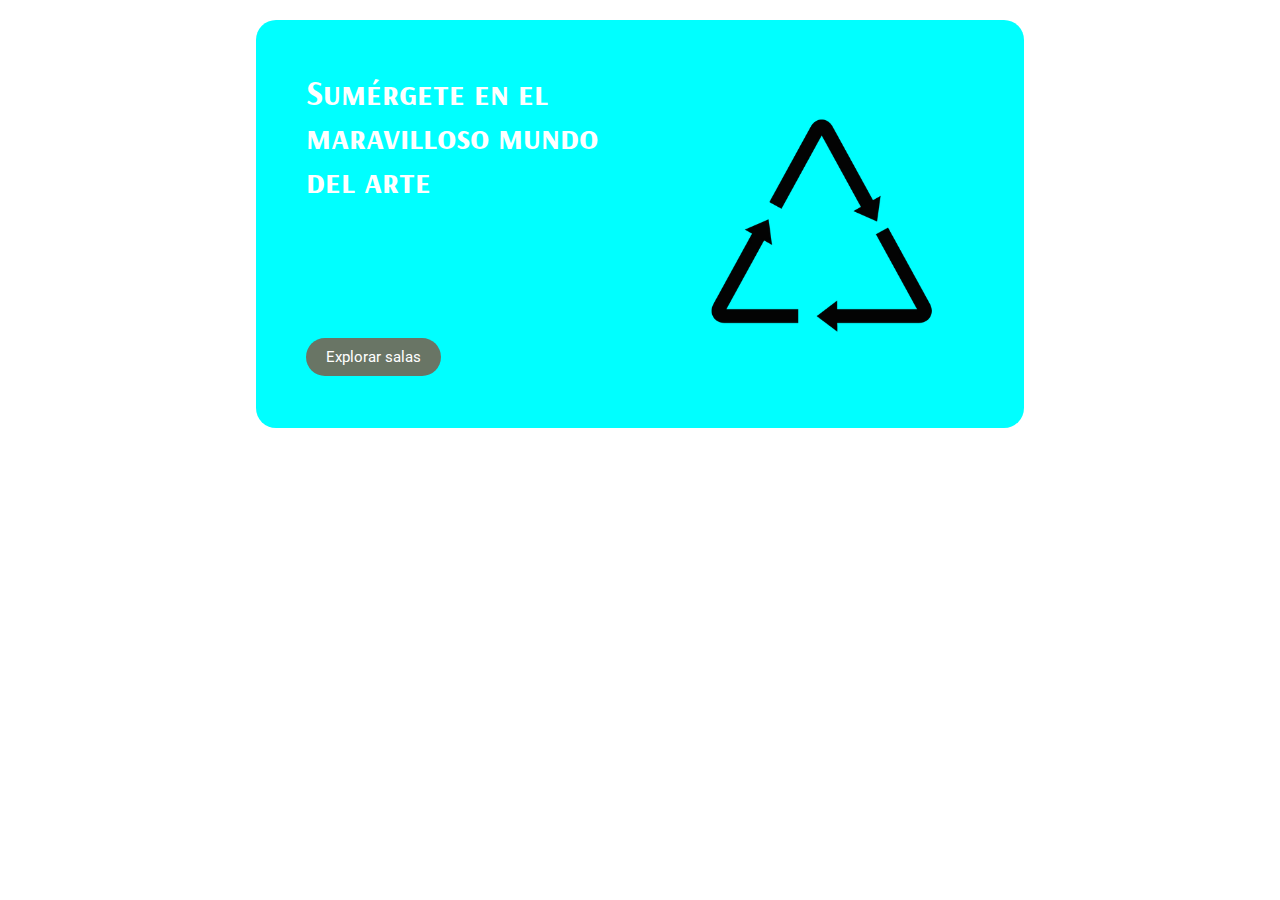
<file: examples/example.html>
<!DOCTYPE html>
<html lang="es">
<head>
    <meta charset="UTF-8">
    <meta name="viewport" content="width=device-width, initial-scale=1.0">
    <title>Detalles del Producto - Tu Tienda de Joyería</title>
    <link rel="stylesheet" href="example.css">
</head>
<body>
    <section class="intro">
        <div class="intro-text">
            <h2>Sumérgete en el maravilloso mundo del arte</h2>
            <button>Explorar salas</button>
        </div>
        <div class="intro-image">
            <img src="/img/100_Recycled.webp" alt="Imagen artística">
        </div>
    </section>
</body>
</html>
</file>
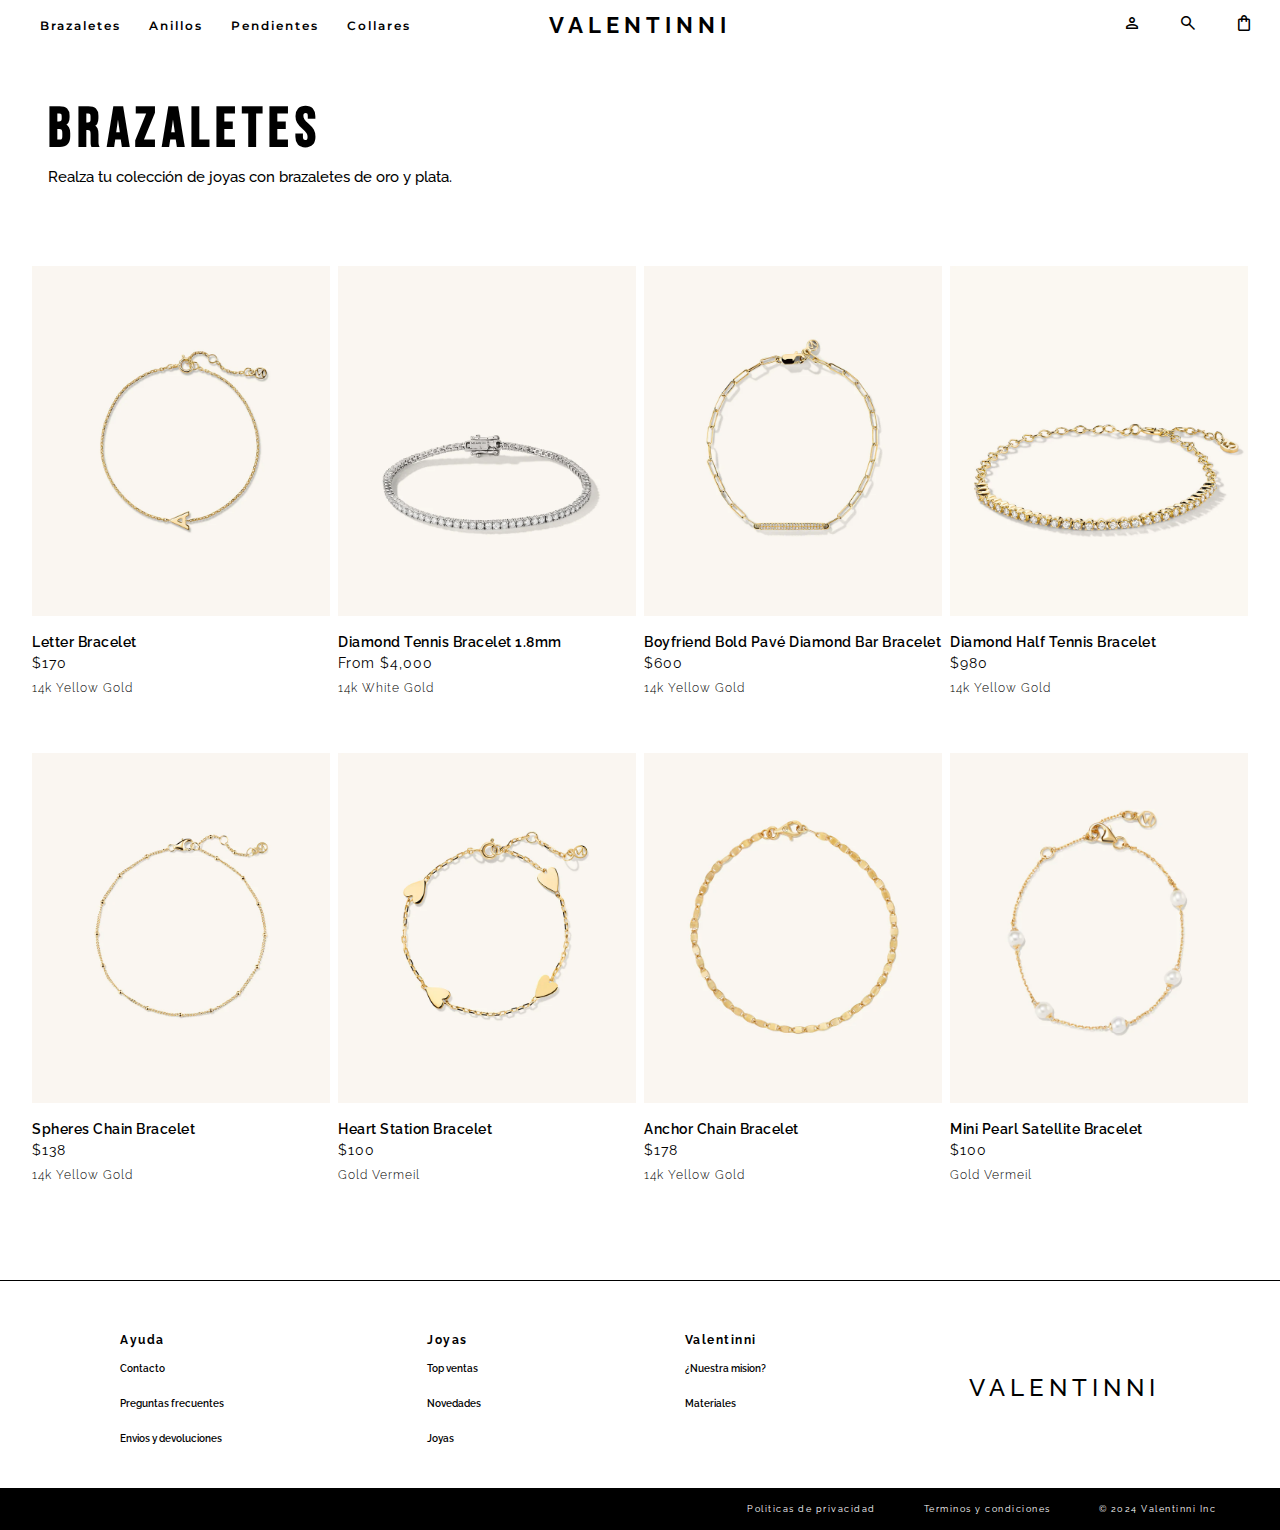
<file: html/bracelets.html>
<!DOCTYPE html>
<html lang="es">

<head>
    <meta charset="UTF-8">
    <meta name="viewport" content="width=device-width, initial-scale=1.0">
    <title>Brazaletes | Valentinni</title>
    <link rel="stylesheet" href="/css/jewels.css">
    <link rel="icon" href="/img/V_icon.png" type="image/png">
    <link rel="stylesheet"
        href="https://fonts.googleapis.com/css2?family=Material+Symbols+Outlined:opsz,wght,FILL,GRAD@20..48,100..700,0..1,-50..200" />
</head>

<body>

    <!--barra de navegacion -->
    <header class="header">
        <nav class="navbar">
            <div class="nav_items_container">
                <div class="a_container">
                    <a href="/html/bracelets.html">Brazaletes</a>
                    <a href="/html/rings.html">Anillos</a>
                    <a href="/html/earrings.html">Pendientes</a>
                    <a href="/html/necklaces.html">Collares</a>
                </div>
                <div class="navbar_logo_container">
                    <a href="/html/index.html" class="logo">Valentinni</a>
                </div>
                <div class="icons_container">
                    <a href="">
                        <span class="material-symbols-outlined">
                            person
                        </span>
                    </a>
                    <a href="">
                        <span class="material-symbols-outlined">
                            search
                        </span>
                    </a>
                    <a href="">
                        <span class="material-symbols-outlined">
                            shopping_bag
                        </span>
                    </a>
                </div>
            </div>
        </nav>
    </header>

    <!--Titulo de la pagina-->

    <main>
        <div class="h1_container">
            <div class="header_info_container">
                <h1>Brazaletes</h1>
                <p>Realza tu colección de joyas con brazaletes de oro y plata.</p>
            </div>
        </div>

        <!--Grid items-->
        <div class="grid_container">
            <ul class="list_container">
                <a class="" href="/html/products.html?id=1">
                    <li>
                        <div class="grid_items_container">
                            <img class="grid_item_img"
                                src="/img/bracelets/0-14KLETTERS-14kLetterBraceletA-14K-TopDown_024.webp" alt="">
                            <img class="grid_item_img_hover"
                                src="/img/bracelets/bracelets_hover_img/0_MiniPearlSatelliteBracelet_V_Hero.webp"
                                alt="">
                        </div>
                        <div class="grid_info">
                            <h3>Letter Bracelet</h3>
                            <span>$170</span>
                            <span>14k Yellow Gold</span>
                        </div>
                    </li>
                </a>
                <a href="/html/products.html?id=2">
                    <li>
                        <div class="grid_items_container">
                            <img class="grid_item_img"
                                src="/img/bracelets/0-BoldDiamondTennisBracelet-WG-Front_183.webp" alt="">
                            <img class="grid_item_img_hover"
                                src="/img/bracelets/bracelets_hover_img/1-BoldDiamondTennisBraceletWhiteGold-14K-Stack1_028.webp"
                                alt="">
                        </div>
                        <div class="grid_info">
                            <h3>Diamond Tennis Bracelet 1.8mm</h3>
                            <span>From $4,000</span>
                            <span>14k White Gold</span>
                        </div>
                    </li>
                </a>
                <a href="/html/products.html?id=3">
                    <li>
                        <div class="grid_items_container">
                            <img class="grid_item_img"
                                src="/img/bracelets/0-BoyfriendBoldPaveBarBracelet-14K-TopDown_437.webp" alt="">
                            <img class="grid_item_img_hover"
                                src="/img/bracelets/bracelets_hover_img/1-BoyfriendBoldPaveBarBracelet-14k-Stack_025.webp"
                                alt="">
                        </div>
                        <div class="grid_info">
                            <h3>Boyfriend Bold Pavé Diamond Bar Bracelet</h3>
                            <span>$600</span>
                            <span>14k Yellow Gold</span>
                        </div>
                    </li>
                </a>
                <a href="/html/products.html?id=4">
                    <li>
                        <div class="grid_items_container">
                            <img class="grid_item_img"
                                src="/img/bracelets/0-DiamondHalfTennisBracelet-14K-Front_233.webp" alt="">
                            <img class="grid_item_img_hover"
                                src="/img/bracelets/bracelets_hover_img/1-DiamondHalfTennisBracelet-14K-Stack_029.webp"
                                alt="">
                        </div>
                        <div class="grid_info">
                            <h3>Diamond Half Tennis Bracelet</h3>
                            <span>$980</span>
                            <span>14k Yellow Gold</span>
                        </div>
                    </li>
                </a>
                <a href="/html/products.html?id=5">
                    <li>
                        <div class="grid_items_container">
                            <img class="grid_item_img" src="/img/bracelets/0-SpheresBracelet-14K-TopDown_169.webp"
                                alt="">
                            <img class="grid_item_img_hover"
                                src="/img/bracelets/bracelets_hover_img/1-SpheresBracelet-YG-OnFigure-Stack-030.webp"
                                alt="">
                        </div>
                        <div class="grid_info">
                            <h3>Spheres Chain Bracelet</h3>
                            <span>$138</span>
                            <span>14k Yellow Gold</span>
                        </div>
                    </li>
                </a>
                <a href="/html/products.html?id=6">
                    <li>
                        <div class="grid_items_container">
                            <img class="grid_item_img"
                                src="/img/bracelets/0-VERMEILBRACELETS_MultiStationBraceletHeartVermeil_V_TopDown_033.webp"
                                alt="">
                            <img class="grid_item_img_hover"
                                src="/img/bracelets/bracelets_hover_img/1-VERMEILBRACELETS_MultiStationBraceletHeartVermeil_V_Stack_019.webp"
                                alt="">
                        </div>
                        <div class="grid_info">
                            <h3>Heart Station Bracelet</h3>
                            <span>$100</span>
                            <span>Gold Vermeil</span>
                        </div>
                    </li>
                </a>
                <a href="/html/products.html?id=7">
                    <li>
                        <div class="grid_items_container">
                            <img class="grid_item_img" src="/img/bracelets/0_AnchorChain_bracelet_yg_topdown_hero.webp"
                                alt="">
                            <img class="grid_item_img_hover"
                                src="/img/bracelets/bracelets_hover_img/1_AnchorChain_bracelet_yg_solo.webp" alt="">
                        </div>
                        <div class="grid_info">
                            <h3>Anchor Chain Bracelet</h3>
                            <span>$178</span>
                            <span>14k Yellow Gold</span>
                        </div>
                    </li>
                </a>
                <a href="/html/products.html?id=8">
                    <li>
                        <div class="grid_items_container">
                            <img class="grid_item_img" src="/img/bracelets/0_MiniPearlSatelliteBracelet_V_Hero.webp"
                                alt="">
                            <img class="grid_item_img_hover"
                                src="/img/bracelets/bracelets_hover_img/1_MiniPearlSatelliteBracelet_V_Stack_0830.webp"
                                alt="">
                        </div>
                        <div class="grid_info">
                            <h3>Mini Pearl Satellite Bracelet</h3>
                            <span>$100</span>
                            <span>Gold Vermeil</span>
                        </div>
                    </li>
                </a>
            </ul>
        </div>
    </main>
    <!--footer-->

    <footer class="footer">
        <div class="footer_container">
            <div class="footer_list_container">
                <ul class="footer_links_container">
                    <h4>Ayuda</h4>
                    <li><a href="#">Contacto</a></li>
                    <li><a href="#">Preguntas frecuentes</a></li>
                    <li><a href="#">Envios y devoluciones</a></li>
                </ul>
            </div>
            <div class="footer_list_container">
                <ul class="footer_links_container">
                    <h4>Joyas</h4>
                    <li><a href="#">Top ventas</a></li>
                    <li><a href="#">Novedades</a></li>
                    <li><a href="#">Joyas</a></li>
                </ul>
            </div>
            <div class="footer_list_container">
                <ul class="footer_links_container">
                    <h4>Valentinni</h4>
                    <li><a href="#">¿Nuestra mision?</a></li>
                    <li><a href="#">Materiales</a></li>
                </ul>
            </div>
            <div class="footer_logo_container"">
                    <a class=" footer_logo" href="/html/index.html">Valentinni</a>
            </div>
        </div>
        <div class="footer_end_container">
            <ul class="footer_end_list">
                <li><a href="">Politicas de privacidad</a></li>
                <li><a href="">Terminos y condiciones</a></li>
                <li>&copy 2024 Valentinni Inc</li>
            </ul>
        </div>
    </footer>
</body>
<script>
    window.addEventListener('scroll', function () {
        const scrollY = window.scrollY;
        const links = document.querySelectorAll('.a_container a');

        links.forEach(link => {
            if (scrollY > 100) {
                link.style.setProperty('--line_color', '#FFFFFF');
            } else {
                link.style.setProperty('--line_color', getComputedStyle(document.documentElement).getPropertyValue('--primary_color'));
            }
        });
    });
</script>

</html>
</file>
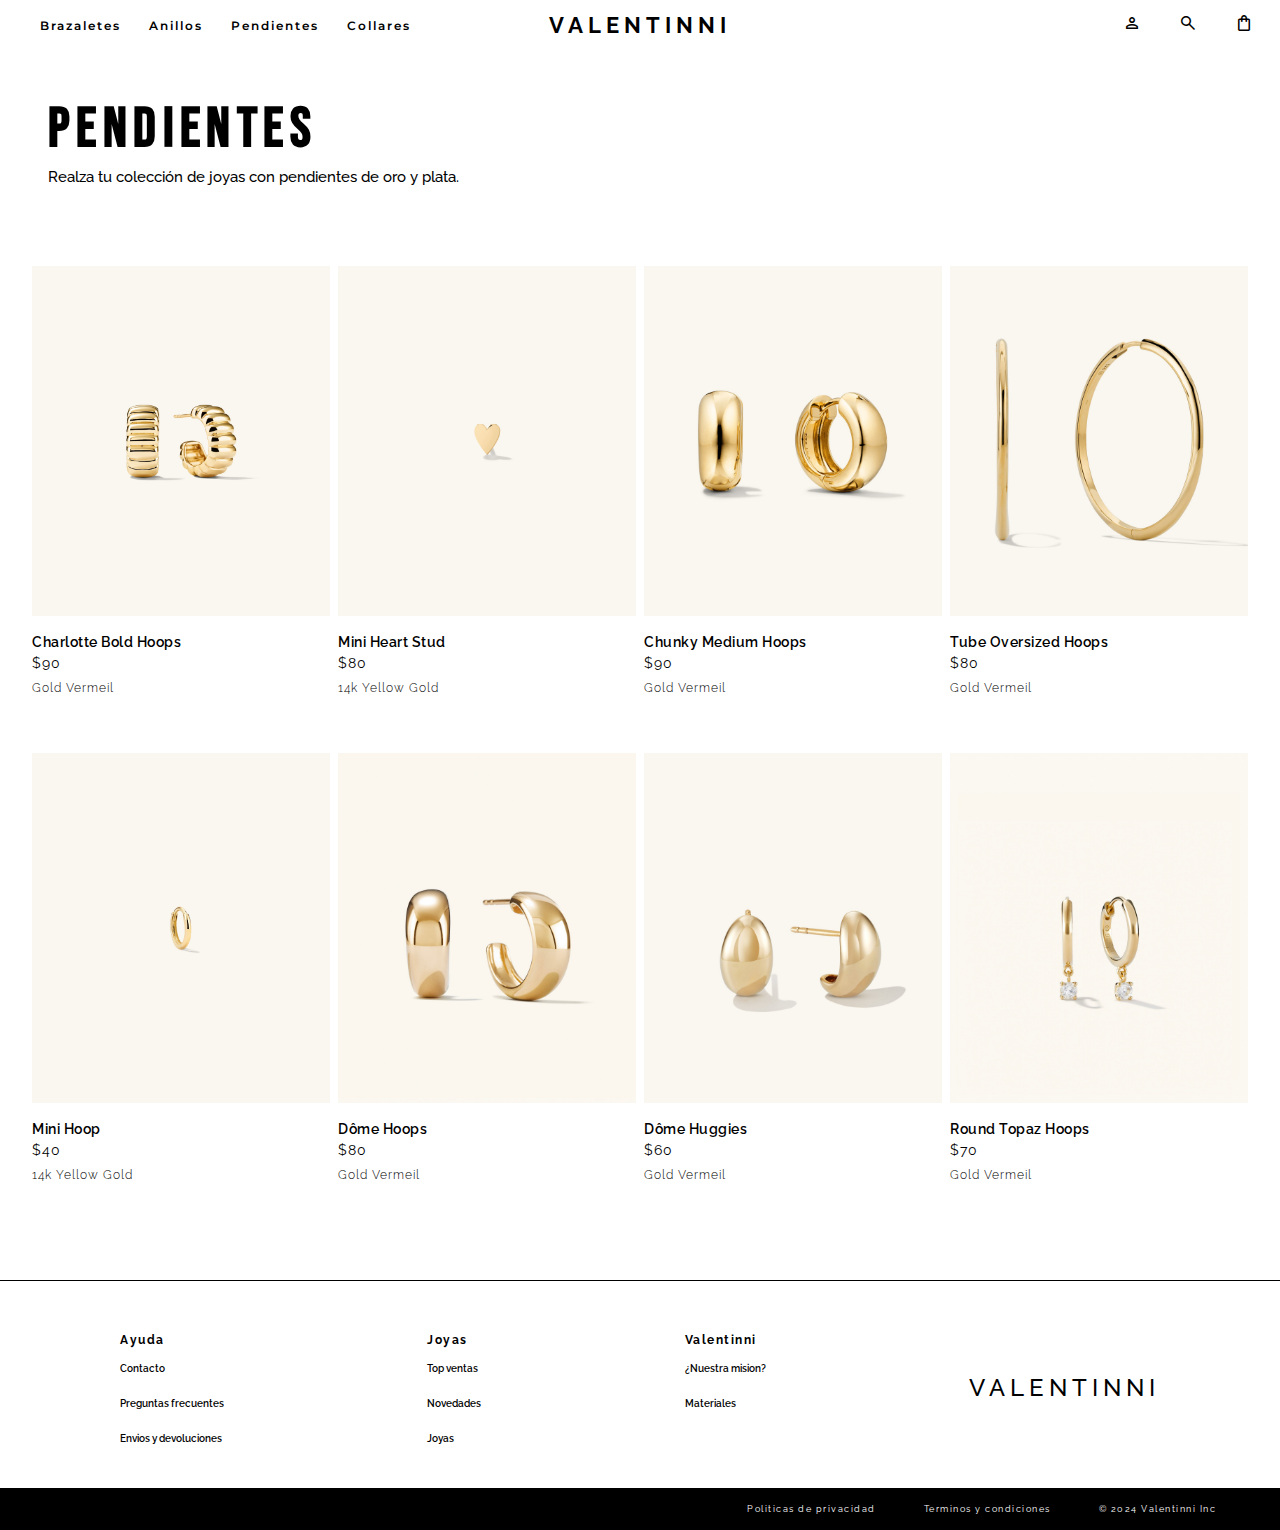
<file: html/earrings.html>
<!DOCTYPE html>
<html lang="es">

<head>
    <meta charset="UTF-8">
    <meta name="viewport" content="width=device-width, initial-scale=1.0">
    <title>Pendientes | Valentinni</title>
    <link rel="stylesheet" href="/css/jewels.css">
    <link rel="icon" href="/img/V_icon.png" type="image/png">

    <link rel="stylesheet" href="https://fonts.googleapis.com/css2?family=Material+Symbols+Outlined:opsz,wght,FILL,GRAD@20..48,100..700,0..1,-50..200"/>
</head>

<body>
    <!--barra de navegacion -->
    <header class="header">
        <nav class="navbar">
            <div class="nav_items_container">
                <div class="a_container">
                    <a href="/html/bracelets.html">Brazaletes</a>
                    <a href="/html/rings.html">Anillos</a>
                    <a href="/html/earrings.html">Pendientes</a>
                    <a href="/html/necklaces.html">Collares</a>
                </div>
                <div class="navbar_logo_container">
                    <a href="/html/index.html" class="logo">Valentinni</a>
                </div>
                <div class="icons_container">
                    <a href="">
                        <span class="material-symbols-outlined">
                            person
                        </span>
                    </a>
                    <a href="">
                        <span class="material-symbols-outlined">
                            search
                        </span>
                    </a>
                    <a href="">
                        <span class="material-symbols-outlined">
                            shopping_bag
                        </span>
                    </a>
                </div>
            </div>
        </nav>
    </header>

    <!--Titulo de la pagina-->

    <main>
        <div class="h1_container">
            <div class="header_info_container">
                <h1>Pendientes</h1>
                <p>Realza tu colección de joyas con pendientes de oro y plata.</p>
            </div>
        </div>

        <!--Grid items-->
        <div class="grid_container">
            <ul class="list_container">
                <li>
                    <div class="grid_items_container">
                        <img class="grid_item_img" src="/img/earrings/0-CharlotteBoldHoops_earring_v_hero.jpg" alt="">
                        <img class="grid_item_img_hover"
                            src="/img/earrings/earrings_hover_img/hover_Charlotte_VermeilEarrings_V_med_stack.jpg"
                            alt="">
                    </div>
                    <div class="grid_info">
                        <h3>Charlotte Bold Hoops</h3>
                        <span>$90</span>
                        <span>Gold Vermeil</span>
                    </div>
                </li>
                <li>
                    <div class="grid_items_container">
                        <img class="grid_item_img"
                            src="/img/earrings/0-EARPARTY2.0-SolidGoldMiniHeartStud_single_-14K-Front_477.jpg" alt="">
                        <img class="grid_item_img_hover"
                            src="/img/earrings/earrings_hover_img/hover_1-EARPARTY2.0-SolidGoldMiniHeartStud_single_-14K-Stack_014.jpg"
                            alt="">
                    </div>
                    <div class="grid_info">
                        <h3>Mini Heart Stud</h3>
                        <span>$80</span>
                        <span>14k Yellow Gold</span>
                    </div>
                </li>
                <li>
                    <div class="grid_items_container">
                        <img class="grid_item_img"
                            src="/img/earrings/0-NewHoopStandard_ChubbyHoopsMedium16mm_V_ANGLED_025.jpg" alt="">
                        <img class="grid_item_img_hover"
                            src="/img/earrings/earrings_hover_img/hover_1-NewHoopStandard_ChubbyHoopsMedium16mm_V_Stack_032.jpg"
                            alt="">
                    </div>
                    <div class="grid_info">
                        <h3>Chunky Medium Hoops</h3>
                        <span>$90</span>
                        <span>Gold Vermeil</span>
                    </div>
                </li>
                <li>
                    <div class="grid_items_container">
                        <img class="grid_item_img"
                            src="/img/earrings/0-NewHoopStandard_TubeHoopsXLarge40mm_V_ANGLED_308.jpg" alt="">
                        <img class="grid_item_img_hover"
                            src="/img/earrings/earrings_hover_img/hover_1-NewHoopStandard_TubeHoopsXLarge40mm_V_Solo_039.jpg"
                            alt="">
                    </div>
                    <div class="grid_info">
                        <h3>Tube Oversized Hoops</h3>
                        <span>$80</span>
                        <span>Gold Vermeil</span>
                    </div>
                </li>
                <li>
                    <div class="grid_items_container">
                        <img class="grid_item_img" src="/img/earrings/0-SingleMiniHoop-14K-Angled_045.jpg" alt="">
                        <img class="grid_item_img_hover"
                            src="/img/earrings/earrings_hover_img/2-SingleMiniHoop-14k-Stack_025.jpg" alt="">
                    </div>
                    <div class="grid_info">
                        <h3>Mini Hoop</h3>
                        <span>$40</span>
                        <span>14k Yellow Gold</span>
                    </div>
                </li>
                <li>
                    <div class="grid_items_container">
                        <img class="grid_item_img"
                            src="/img/earrings/0_DomeHoops_earring_v_hero_comp_d49f23d9-9781-4b56-9bf6-2e117fa985e8.jpg"
                            alt="">
                        <img class="grid_item_img_hover"
                            src="/img/earrings/earrings_hover_img/hover_1-DomeHoops-V-Stack1_016_ab9cdca6-0322-4848-b572-b2edfebfe214.jpg"
                            alt="">
                    </div>
                    <div class="grid_info">
                        <h3>Dôme Hoops</h3>
                        <span>$80</span>
                        <span>Gold Vermeil</span>
                    </div>
                </li>
                <li>
                    <div class="grid_items_container">
                        <img class="grid_item_img" src="/img/earrings/0_DomeHuggies_earrings_yg_hero_Comp.jpg" alt="">
                        <img class="grid_item_img_hover"
                            src="/img/earrings/earrings_hover_img/hover_1_DomeHuggies_v_fair_hero_e7c93fea-a424-4f14-8f9f-ff07ec5101f4.jpg"
                            alt="">
                    </div>
                    <div class="grid_info">
                        <h3>Dôme Huggies</h3>
                        <span>$60</span>
                        <span>Gold Vermeil</span>
                    </div>
                </li>
                <li>
                    <div class="grid_items_container">
                        <img class="grid_item_img" src="/img/earrings/0_Round_Cut_Topaz_Hoops.jpg" alt="">
                        <img class="grid_item_img_hover"
                            src="/img/earrings/earrings_hover_img/hover_1_Round_Cut_Topaz_Hoops.jpg" alt="">
                    </div>
                    <div class="grid_info">
                        <h3>Round Topaz Hoops</h3>
                        <span>$70</span>
                        <span>Gold Vermeil</span>
                    </div>
                </li>
            </ul>
        </div>
    </main>
    <!--footer-->

    <footer class="footer">
        <div class="footer_container">
            <div class="footer_list_container">
                <ul class="footer_links_container">
                    <h4>Ayuda</h4>
                    <li><a href="#">Contacto</a></li>
                    <li><a href="#">Preguntas frecuentes</a></li>
                    <li><a href="#">Envios y devoluciones</a></li>
                </ul>
            </div>
            <div class="footer_list_container">
                <ul class="footer_links_container">
                    <h4>Joyas</h4>
                    <li><a href="#">Top ventas</a></li>
                    <li><a href="#">Novedades</a></li>
                    <li><a href="#">Joyas</a></li>
                </ul>
            </div>
            <div class="footer_list_container">
                <ul class="footer_links_container">
                    <h4>Valentinni</h4>
                    <li><a href="#">¿Nuestra mision?</a></li>
                    <li><a href="#">Materiales</a></li>
                </ul>
            </div>
            <div class="footer_logo_container"">
                <a class=" footer_logo" href="/html/index.html">Valentinni</a>
            </div>
        </div>
        <div class="footer_end_container">
            <ul class="footer_end_list">
                <li><a href="">Politicas de privacidad</a></li>
                <li><a href="">Terminos y condiciones</a></li>
                <li>&copy 2024 Valentinni Inc</li>
            </ul>
        </div>
    </footer>
</body>

<script>
    window.addEventListener('scroll', function () {
        const scrollY = window.scrollY;
        const links = document.querySelectorAll('.a_container a');

        links.forEach(link => {
            if (scrollY > 100) {
                link.style.setProperty('--line_color', '#FFFFFF');
            } else {
                link.style.setProperty('--line_color', getComputedStyle(document.documentElement).getPropertyValue('--primary_color'));
            }
        });
    });
</script>
</html>
</file>
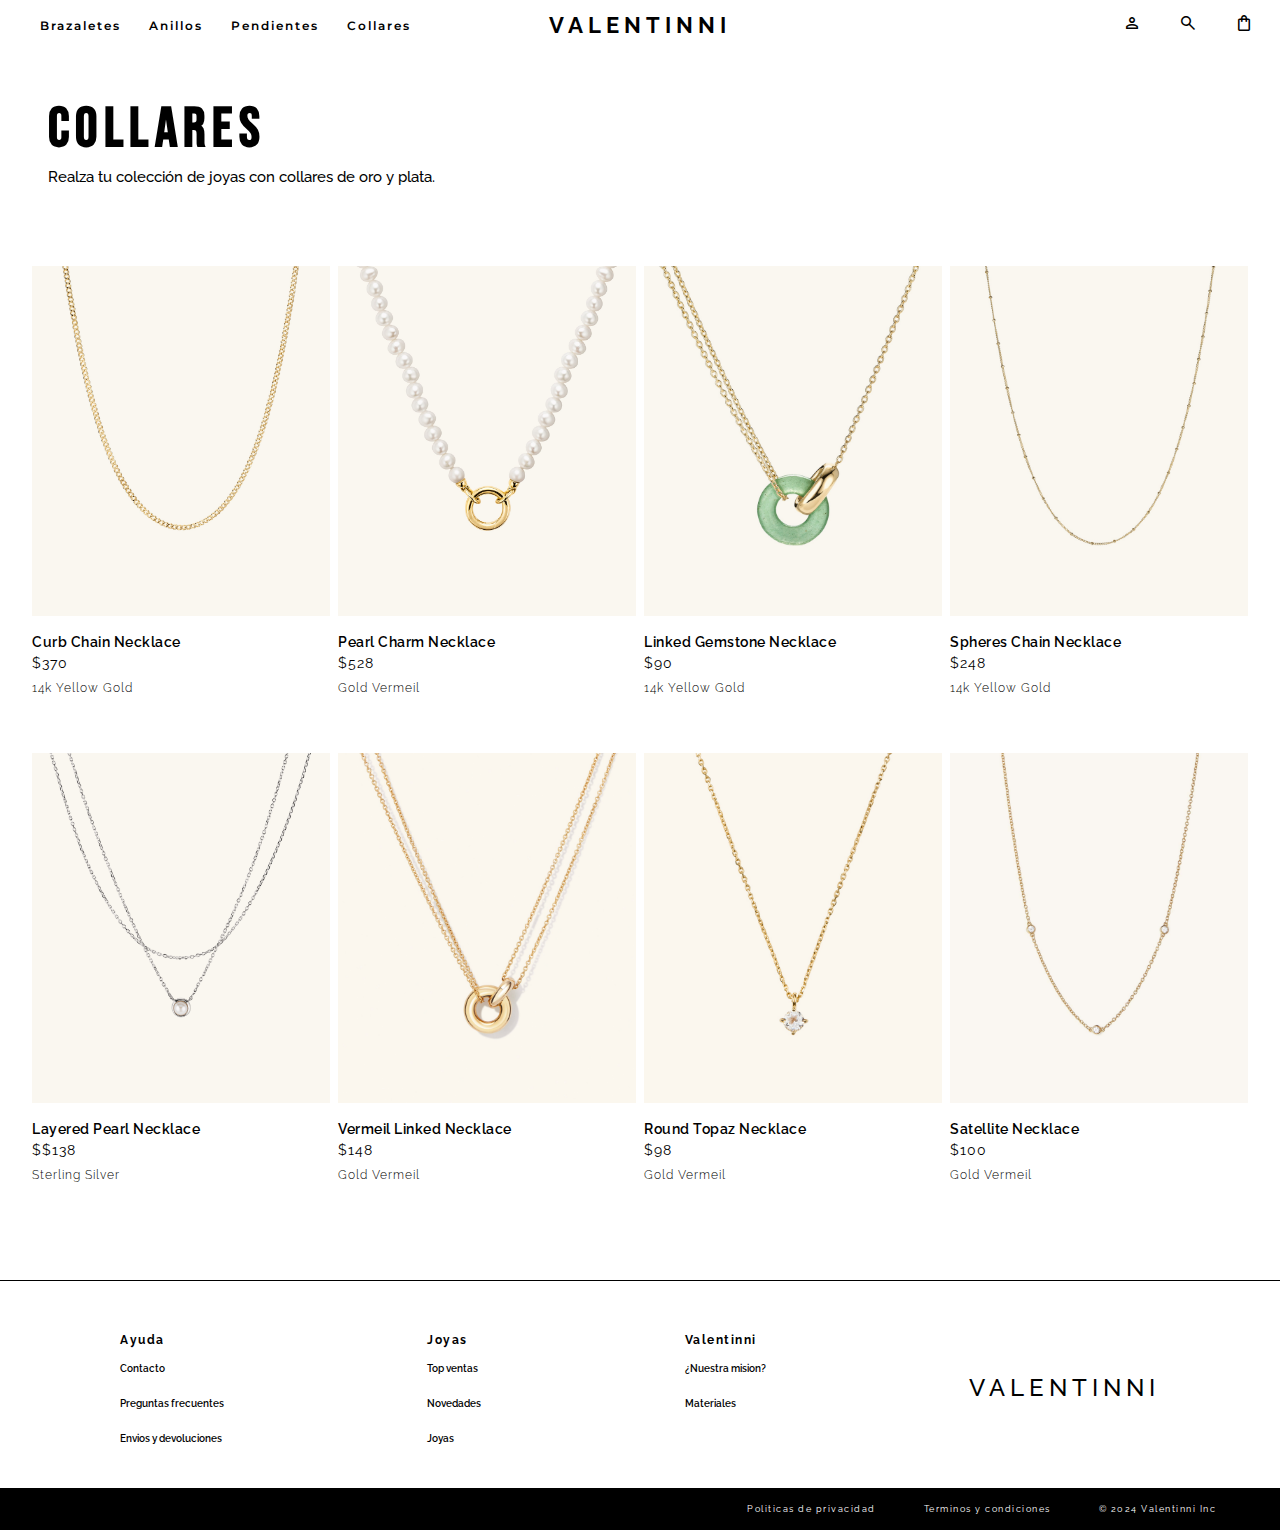
<file: html/necklaces.html>
<!DOCTYPE html>
<html lang="es">

<head>
    <meta charset="UTF-8">
    <meta name="viewport" content="width=device-width, initial-scale=1.0">
    <title>Collares | Valentinni</title>
    <link rel="stylesheet" href="/css/jewels.css">
    <link rel="icon" href="/img/V_icon.png" type="image/png">
    <link rel="stylesheet"
        href="https://fonts.googleapis.com/css2?family=Material+Symbols+Outlined:opsz,wght,FILL,GRAD@20..48,100..700,0..1,-50..200" />
</head>

<body>
    <!--barra de navegacion -->
    <header class="header">
        <nav class="navbar">
            <div class="nav_items_container">
                <div class="a_container">
                    <a href="/html/bracelets.html">Brazaletes</a>
                    <a href="/html/rings.html">Anillos</a>
                    <a href="/html/earrings.html">Pendientes</a>
                    <a href="/html/necklaces.html">Collares</a>
                </div>
                <div class="navbar_logo_container">
                    <a href="/html/index.html" class="logo">Valentinni</a>
                </div>
                <div class="icons_container">
                    <a href="">
                        <span class="material-symbols-outlined">
                            person
                        </span>
                    </a>
                    <a href="">
                        <span class="material-symbols-outlined">
                            search
                        </span>
                    </a>
                    <a href="">
                        <span class="material-symbols-outlined">
                            shopping_bag
                        </span>
                    </a>
                </div>
            </div>
        </nav>
    </header>
    <!--Titulo de la pagina-->
    <main>
        <div class="h1_container">
            <div class="header_info_container">
                <h1>Collares</h1>
                <p>Realza tu colección de joyas con collares de oro y plata.</p>
            </div>
        </div>

        <!--Grid items-->
        <div class="grid_container">
            <ul class="list_container">
                <li>
                    <div class="grid_items_container">
                        <img class="grid_item_img" src="/img/necklaces/0-CurbChainNecklace-14K-Front_009.jpg" alt="">
                        <img class="grid_item_img_hover"
                            src="/img/necklaces/necklaces_hover_img/hover_1-CurbChainNecklace-YG-OnFigure-Stack-030.jpg"
                            alt="">
                    </div>
                    <div class="grid_info">
                        <h3>Curb Chain Necklace</h3>
                        <span>$370</span>
                        <span>14k Yellow Gold</span>
                    </div>
                </li>
                <li>
                    <div class="grid_items_container">
                        <img class="grid_item_img"
                            src="/img/necklaces/0-HIGHSUMMERSHELLSBEADS-PearlNecklacewithVermeilEnhancer-V-Front_018.jpg"
                            alt="">
                        <img class="grid_item_img_hover"
                            src="/img/necklaces/necklaces_hover_img/hover_1-HIGHSUMMERSHELLSBEADS-PearlNecklacewithVermeilEnhancer-V-Stack_013.jpg"
                            alt="">
                    </div>
                    <div class="grid_info">
                        <h3>Pearl Charm Necklace</h3>
                        <span>$528</span>
                        <span>Gold Vermeil</span>
                    </div>
                </li>
                <li>
                    <div class="grid_items_container">
                        <img class="grid_item_img"
                            src="/img/necklaces/0-LinkedGemstoneNecklace_GreenAventurine_14K_FRONT_055.jpg" alt="">
                        <img class="grid_item_img_hover"
                            src="/img/necklaces/necklaces_hover_img/hover_1-LinkedGemstoneNecklace_GreenAventurine_14K_Stack_043.jpg"
                            alt="">
                    </div>
                    <div class="grid_info">
                        <h3>Linked Gemstone Necklace</h3>
                        <span>$90</span>
                        <span>14k Yellow Gold</span>
                    </div>
                </li>
                <li>
                    <div class="grid_items_container">
                        <img class="grid_item_img"
                            src="/img/necklaces/0-NEWCHAINS_SpheresChokerNecklace_14k_Front_061.jpg" alt="">
                        <img class="grid_item_img_hover"
                            src="/img/necklaces/necklaces_hover_img/hover_1-NEWCHAINS_SpheresNecklace_14K_Stack_012.jpg"
                            alt="">
                    </div>
                    <div class="grid_info">
                        <h3>Spheres Chain Necklace</h3>
                        <span>$248</span>
                        <span>14k Yellow Gold</span>
                    </div>
                </li>
                <li>
                    <div class="grid_items_container">
                        <img class="grid_item_img"
                            src="/img/necklaces/0-RELAUNCH-LayeredPearlNecklaceSilver-SS-Front_946.jpg" alt="">
                        <img class="grid_item_img_hover"
                            src="/img/necklaces/necklaces_hover_img/hover_1_LayeredOpalNecklace_SS_Solo_Medium_c5b7e4e9-ea49-47aa-a727-0b19b2c018a9.jpg"
                            alt="">
                    </div>
                    <div class="grid_info">
                        <h3>Layered Pearl Necklace</h3>
                        <span>$$138</span>
                        <span>Sterling Silver</span>
                    </div>
                </li>
                <li>
                    <div class="grid_items_container">
                        <img class="grid_item_img" src="/img/necklaces/0_VermeilLinkedNecklace_V_Hero.jpg" alt="">
                        <img class="grid_item_img_hover"
                            src="/img/necklaces/necklaces_hover_img/hover_1_VermeilLinkedNecklace_V_Solo_Medium_e18db23b-f5cc-4339-a8e3-77c9662d6afb.jpg"
                            alt="">
                    </div>
                    <div class="grid_info">
                        <h3>Vermeil Linked Necklace</h3>
                        <span>$148</span>
                        <span>Gold Vermeil</span>
                    </div>
                </li>
                <li>
                    <div class="grid_items_container">
                        <img class="grid_item_img" src="/img/necklaces/0_White_Topaz_Round_Necklace_Front.jpg" alt="">
                        <img class="grid_item_img_hover"
                            src="/img/necklaces/necklaces_hover_img/hover_1_Mejuri_MarchDropsv_White_Topaz_Round_Necklace_Solo_4712_c655d9b7-01e9-44e6-9648-d8741c8507e6.jpg"
                            alt="">
                    </div>
                    <div class="grid_info">
                        <h3>Round Topaz Necklace</h3>
                        <span>$98</span>
                        <span>Gold Vermeil</span>
                    </div>
                </li>
                <li>
                    <div class="grid_items_container">
                        <img class="grid_item_img" src="/img/necklaces/SatelliteWhiteSapphire_Necklace_v_Hero-0136.jpg"
                            alt="">
                        <img class="grid_item_img_hover"
                            src="/img/necklaces/necklaces_hover_img/hover_Truth-05-01-19-satellitenecklace.jpg" alt="">
                    </div>
                    <div class="grid_info">
                        <h3>Satellite Necklace</h3>
                        <span>$100</span>
                        <span>Gold Vermeil</span>
                    </div>
                </li>
            </ul>
        </div>
    </main>
    <!--footer-->

    <footer class="footer">
        <div class="footer_container">
            <div class="footer_list_container">
                <ul class="footer_links_container">
                    <h4>Ayuda</h4>
                    <li><a href="#">Contacto</a></li>
                    <li><a href="#">Preguntas frecuentes</a></li>
                    <li><a href="#">Envios y devoluciones</a></li>
                </ul>
            </div>
            <div class="footer_list_container">
                <ul class="footer_links_container">
                    <h4>Joyas</h4>
                    <li><a href="#">Top ventas</a></li>
                    <li><a href="#">Novedades</a></li>
                    <li><a href="#">Joyas</a></li>
                </ul>
            </div>
            <div class="footer_list_container">
                <ul class="footer_links_container">
                    <h4>Valentinni</h4>
                    <li><a href="#">¿Nuestra mision?</a></li>
                    <li><a href="#">Materiales</a></li>
                </ul>
            </div>
            <div class="footer_logo_container"">
                    <a class=" footer_logo" href="/html/index.html">Valentinni</a>
            </div>
        </div>
        <div class="footer_end_container">
            <ul class="footer_end_list">
                <li><a href="">Politicas de privacidad</a></li>
                <li><a href="">Terminos y condiciones</a></li>
                <li>&copy 2024 Valentinni Inc</li>
            </ul>
        </div>
    </footer>
</body>
<script>
    window.addEventListener('scroll', function () {
        const scrollY = window.scrollY;
        const links = document.querySelectorAll('.a_container a');

        links.forEach(link => {
            if (scrollY > 100) {
                link.style.setProperty('--line_color', '#FFFFFF');
            } else {
                link.style.setProperty('--line_color', getComputedStyle(document.documentElement).getPropertyValue('--primary_color'));
            }
        });
    });
</script>
</html>
</file>
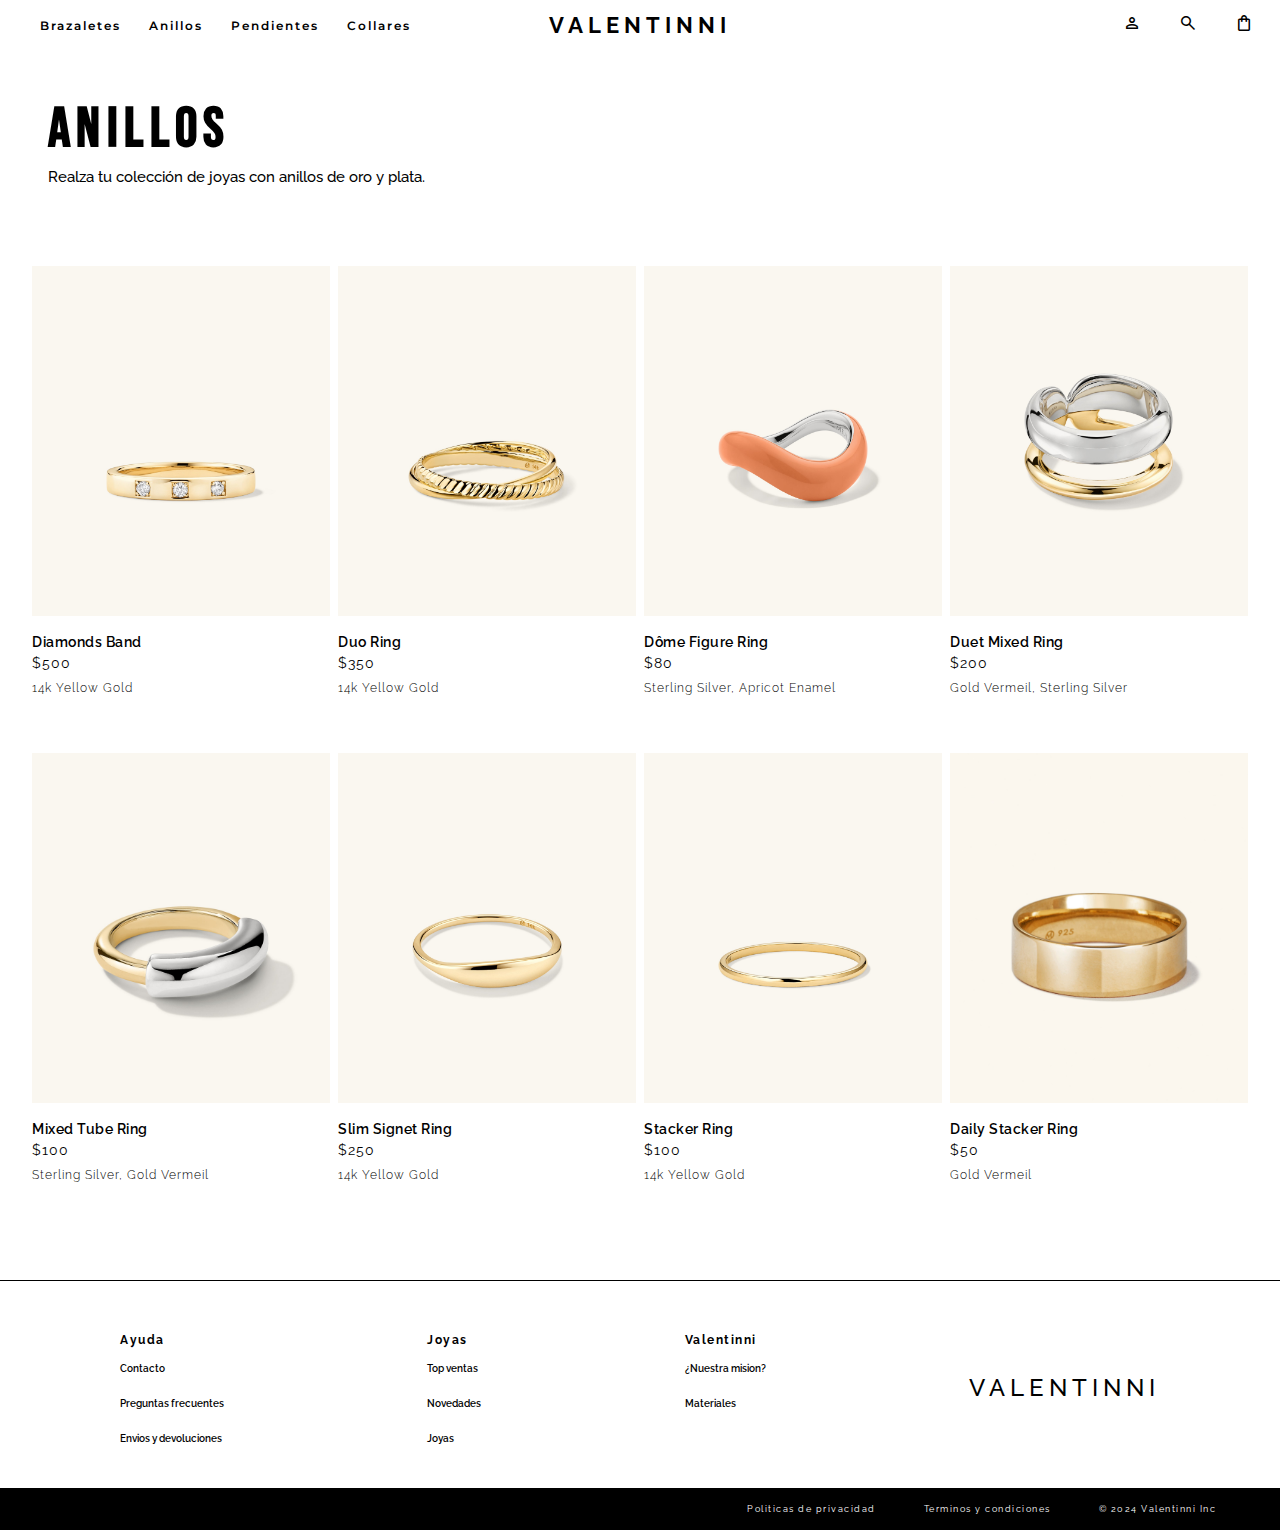
<file: html/rings.html>
<!DOCTYPE html>
<html lang="es">

<head>
    <meta charset="UTF-8">
    <meta name="viewport" content="width=device-width, initial-scale=1.0">
    <title>Anillos | Valentinni</title>
    <link rel="stylesheet" href="/css/jewels.css">
    <link rel="icon" href="/img/V_icon.png" type="image/png">
    <link rel="stylesheet" href="https://fonts.googleapis.com/css2?family=Material+Symbols+Outlined:opsz,wght,FILL,GRAD@20..48,100..700,0..1,-50..200"/>
</head>

<body>
    <!--barra de navegacion -->
    <header class="header">
        <nav class="navbar">
            <div class="nav_items_container">
                <div class="a_container">
                    <a href="/html/bracelets.html">Brazaletes</a>
                    <a href="/html/rings.html">Anillos</a>
                    <a href="/html/earrings.html">Pendientes</a>
                    <a href="/html/necklaces.html">Collares</a>
                </div>
                <div class="navbar_logo_container">
                    <a href="/html/index.html" class="logo">Valentinni</a>
                </div>
                <div class="icons_container">
                    <a href="">
                        <span class="material-symbols-outlined">
                            person
                        </span>
                    </a>
                    <a href="">
                        <span class="material-symbols-outlined">
                            search
                        </span>
                    </a>
                    <a href="">
                        <span class="material-symbols-outlined">
                            shopping_bag
                        </span>
                    </a>
                </div>
            </div>
        </nav>
    </header>
    <!--Titulo de la pagina-->
    <main>
        <div class="h1_container">
            <div class="header_info_container">
                <h1>Anillos</h1>
                <p>Realza tu colección de joyas con anillos de oro y plata.</p>
            </div>
        </div>

        <!--Grid items-->
        <div class="grid_container">
            <ul class="list_container">
                <li>
                    <div class="grid_items_container">
                        <img class="grid_item_img" src="/img/rings/0-DiamondsBand-14k-Front_196.jpg" alt="">
                        <img class="grid_item_img_hover"
                            src="/img/rings/rings_hover_img/1-DiamondsBand-14K-Stack1_023.jpg" alt="">
                    </div>
                    <div class="grid_info">
                        <h3>Diamonds Band</h3>
                        <span>$500</span>
                        <span>14k Yellow Gold</span>
                    </div>
                </li>
                <li>
                    <div class="grid_items_container">
                        <img class="grid_item_img" src="/img/rings/0-DuoRing-14K-Angled_414.jpg" alt="">
                        <img class="grid_item_img_hover" src="/img/rings/rings_hover_img/1-DuoRing-14K-Stack1_007.jpg"
                            alt="">
                    </div>
                    <div class="grid_info">
                        <h3>Duo Ring</h3>
                        <span>$350</span>
                        <span>14k Yellow Gold</span>
                    </div>
                </li>
                <li>
                    <div class="grid_items_container">
                        <img class="grid_item_img"
                            src="/img/rings/0-FIGUREIIRINGS-FigureRingEnamelApricot-SS-Angled__992.jpg" alt="">
                        <img class="grid_item_img_hover"
                            src="/img/rings/rings_hover_img/1-FIGUREIIRINGS-FigureRingEnamelApricot-SS-Stack__056.jpg"
                            alt="">
                    </div>
                    <div class="grid_info">
                        <h3>Dôme Figure Ring</h3>
                        <span>$80</span>
                        <span>Sterling Silver, Apricot Enamel</span>
                    </div>
                </li>
                <li>
                    <div class="grid_items_container">
                        <img class="grid_item_img" src="/img/rings/0-MIXEDMETALS_MixMetalRing_SS_ANGLED_020.jpg" alt="">
                        <img class="grid_item_img_hover"
                            src="/img/rings/rings_hover_img/1-MIXEDMETALS_MixMetalRing_SS_Stack_027.jpg" alt="">
                    </div>
                    <div class="grid_info">
                        <h3>Duet Mixed Ring</h3>
                        <span>$200</span>
                        <span>Gold Vermeil, Sterling Silver</span>
                    </div>
                </li>
                <li>
                    <div class="grid_items_container">
                        <img class="grid_item_img"
                            src="/img/rings/0-MixedMetalTubeCollection_MixedMetalTubeStatementRingSilver_SS_Angled_023.jpg"
                            alt="">
                        <img class="grid_item_img_hover"
                            src="/img/rings/rings_hover_img/1-MixedMetalTube_MixedMetalRing_SS_Stack_001.jpg" alt="">
                    </div>
                    <div class="grid_info">
                        <h3>Mixed Tube Ring</h3>
                        <span>$100</span>
                        <span>Sterling Silver, Gold Vermeil</span>
                    </div>
                </li>
                <li>
                    <div class="grid_items_container">
                        <img class="grid_item_img" src="/img/rings/0-SlimSignetRing-14k-Angled_076.jpg" alt="">
                        <img class="grid_item_img_hover" src="/img/rings/rings_hover_img/Nicole_-_04.09.19-158.jpg"
                            alt="">
                    </div>
                    <div class="grid_info">
                        <h3>Slim Signet Ring</h3>
                        <span>$250</span>
                        <span>14k Yellow Gold</span>
                    </div>
                </li>
                <li>
                    <div class="grid_items_container">
                        <img class="grid_item_img" src="/img/rings/0-StackerRing-14K-Angled_352.jpg" alt="">
                        <img class="grid_item_img_hover"
                            src="/img/rings/rings_hover_img/1-StackerRing-YG-OnFigure-Stack-022.jpg" alt="">
                    </div>
                    <div class="grid_info">
                        <h3>Stacker Ring</h3>
                        <span>$100</span>
                        <span>14k Yellow Gold</span>
                    </div>
                </li>
                <li>
                    <div class="grid_items_container">
                        <img class="grid_item_img" src="/img/rings/1_DailyStackerRing_V_Hero_Front.jpg" alt="">
                        <img class="grid_item_img_hover"
                            src="/img/rings/rings_hover_img/2_DailyStackerRing_V_Solo_Fair.jpg" alt="">
                    </div>
                    <div class="grid_info">
                        <h3>Daily Stacker Ring</h3>
                        <span>$50</span>
                        <span>Gold Vermeil</span>
                    </div>
                </li>
            </ul>
        </div>
    </main>
    <!--footer-->

    <footer class="footer">
        <div class="footer_container">
            <div class="footer_list_container">
                <ul class="footer_links_container">
                    <h4>Ayuda</h4>
                    <li><a href="#">Contacto</a></li>
                    <li><a href="#">Preguntas frecuentes</a></li>
                    <li><a href="#">Envios y devoluciones</a></li>
                </ul>
            </div>
            <div class="footer_list_container">
                <ul class="footer_links_container">
                    <h4>Joyas</h4>
                    <li><a href="#">Top ventas</a></li>
                    <li><a href="#">Novedades</a></li>
                    <li><a href="#">Joyas</a></li>
                </ul>
            </div>
            <div class="footer_list_container">
                <ul class="footer_links_container">
                    <h4>Valentinni</h4>
                    <li><a href="#">¿Nuestra mision?</a></li>
                    <li><a href="#">Materiales</a></li>
                </ul>
            </div>
            <div class="footer_logo_container"">
                <a class=" footer_logo" href="/html/index.html">Valentinni</a>
            </div>
        </div>
        <div class="footer_end_container">
            <ul class="footer_end_list">
                <li><a href="">Politicas de privacidad</a></li>
                <li><a href="">Terminos y condiciones</a></li>
                <li>&copy 2024 Valentinni Inc</li>
            </ul>
        </div>
    </footer>
</body>
<script>
    window.addEventListener('scroll', function () {
        const scrollY = window.scrollY;
        const links = document.querySelectorAll('.a_container a');

        links.forEach(link => {
            if (scrollY > 100) {
                link.style.setProperty('--line_color', '#FFFFFF');
            } else {
                link.style.setProperty('--line_color', getComputedStyle(document.documentElement).getPropertyValue('--primary_color'));
            }
        });
    });
</script>
</html>
</file>
<file: examples/example.css>
@import url('https://fonts.googleapis.com/css2?family=Playwrite+IN:wght@100..400&display=swap');
@import url('https://fonts.googleapis.com/css2?family=Arsenal+SC:ital,wght@0,400;0,700;1,400;1,700&display=swap');
@import url('https://fonts.googleapis.com/css2?family=Roboto:ital,wght@0,100;0,300;0,400;0,500;0,700;0,900;1,100;1,300;1,400;1,500;1,700;1,900&display=swap');

* {
    margin: 0;
    padding: 0;
    box-sizing: border-box;
}

body{
    font-family: "Roboto", sans-serif;
    font-style: normal;
    background-color:#fff;
    color: #fff;
}

.intro{
    width: 60%;
    background-color: aqua;
    border-radius: 20px;
    padding: 20px;
    margin: 20px auto;
    display: flex;
    justify-content: space-between;
}

.intro-text{
    position: relative;
    width: 50%;
    padding: 30px;
}

.intro-text > h2{
    margin-bottom: 5rem;
    font-family: "Arsenal SC", sans-serif;
    font-style: normal;
    font-size: 35px;
}

.intro-text > button{
    position: absolute;
    bottom: 0;
    margin-bottom: 2rem;
    font-family: "Roboto", sans-serif;
    font-style: normal;
    font-size: 15px;
    background-color: #697565;
    color: #fff;
    border: none;
    padding: 10px 20px;
    cursor: pointer;
    border-radius: 30px;
}

.intro-image{
    position: relative;
    width: 50%;
    height: auto;
}

.intro-image > img{
    width: 100%;
    height: 100%;
    object-fit: contain;
}
</file>
<file: css/jewels.css>
@import url('https://fonts.googleapis.com/css2?family=Bebas+Neue&family=Montserrat:ital,wght@0,100..900;1,100..900&family=Raleway:ital,wght@0,100..900;1,100..900&display=swap');

:root {
    /*colors*/
    --primary_color: black;
    --ter_color: #555555;
    --benefits_background: #FAFAFA;
    /*fonts*/
    --primary_font: Raleway;
    --sec_font: Montserrat;
    --h_font: 'Bebas Neue';
}
* {
    margin: 0;
    padding: 0;
    box-sizing: border-box;
}

body {
    max-width: 100vw;
}

/*barra de navegacion*/
.header {
    position: fixed;
    top: 0;
    width: 100%;
    padding: .3rem 1rem;
    background-color: #FFFFFF;
    z-index: 100;
    animation: enhance_header linear both;
    animation-timeline: scroll(root block);
    animation-range: 0 150px;

    .navbar {
        .nav_items_container {
            display: flex;
            justify-content: space-between;
            align-items: center;
            padding-top: .5rem;
            padding-bottom: .5rem;

            .a_container {
                a {
                    position: relative;
                    margin-left: 1.5rem;
                    text-decoration: none;
                    color: var(--primary_color);
                    font-size: 12px;
                    font-family: var(--sec_font);
                    letter-spacing: 2px;
                    font-weight: 600;
                    text-decoration: none;
                    text-transform: capitalize;
                    animation: enhance_items linear both;
                    animation-timeline: scroll(root block);
                    animation-range: 0 150px;
                }

                a::before {
                    content: "";
                    position: absolute;
                    top: 100%;
                    left: 0;
                    width: 0;
                    height: 1px;
                    background-color: var(--line_color, var(--primary_color));
                    transition: width 0.4s ease;
                }

                a:hover::before {
                    width: 100%;
                }
            }


            .navbar_logo_container {
                position: absolute;
                left: 50%;
                transform: translateX(-50%);

                .logo {
                    color: black;
                    font-size: 22px;
                    font-family: var(--primary_font);
                    letter-spacing: 5px;
                    font-weight: 700;
                    text-decoration: none;
                    text-transform: uppercase;
                    transition: 0.4s;
                    animation: enhance_items linear both;
                    animation-timeline: scroll(root block);
                    animation-range: 0 150px;
                }
            }

            .icons_container {
                margin-right: 10px;

                a {
                    text-decoration: none;

                    .material-symbols-outlined {
                        margin-left: 2rem;
                        font-size: 20px;
                        color: black;
                        animation: enhance_items linear both;
                        animation-timeline: scroll(root block);
                        animation-range: 0 150px;
                    }
                }
            }
        }
    }
}

@keyframes enhance_header {
    to {
        background-color: rgba(0, 0, 0, 0.8);
        backdrop-filter: blur(15px);
    }
}

@keyframes enhance_items {
    to {
        color: white;
    }
}


/*Titulo de la pagina*/
.h1_container {
    width: 100%;
    height: auto;
    margin-top: 5rem;
    margin-bottom: 1rem;
    padding: 1rem 3rem;

    h1 {
        font-family: var(--h_font);
        font-size: 3.5rem;
        font-weight: 700;
        margin-bottom: 5px;
        text-transform: uppercase;
        letter-spacing: .4rem;
    }

    p {
        font-family: Raleway;
        font-size: 15px;
        font-weight: 500;
    }
}

/*Grid items*/
.grid_container {
    width: 100%;
    padding: 3rem 2rem;

    .list_container {
        display: grid;
        grid-template-columns: repeat(4, 1fr);
        list-style: none;
        grid-gap: 0.5rem;
        a{
            text-decoration: none;
            color: black;
        }
        li {
            display: flex;
            flex-direction: column;

            .grid_items_container {
                cursor: pointer;
            }

            .grid_info {
                display: flex;
                flex-direction: column;
                margin-bottom: 3rem;

                h3 {
                    font-family: Raleway;
                    font-size: 14px;
                    font-weight: 600;
                    line-height: 1.5;
                    letter-spacing: .5px;
                    transition: 0.5s;
                    cursor: pointer;

                    &:hover {
                        color: grey;
                    }
                }

                :nth-child(2) {
                    font-family: Raleway;
                    font-size: 14px;
                    font-weight: 400;
                    line-height: 1.5;
                    letter-spacing: 1px;
                }

                :nth-child(3) {
                    font-family: Raleway;
                    font-size: 12px;
                    font-weight: 300;
                    line-height: 1.5;
                    letter-spacing: 1px;
                    margin-top: 5px;
                }
            }

            .grid_items_container {
                display: flex;
                position: relative;
                width: 100%;
                height: 350px;
                margin-bottom: 1rem;

                .grid_item_img {
                    width: 100%;
                    height: 100%;
                    object-fit: cover;
                    object-position: center;
                    z-index: 2;
                    transition: opacity 0.5s ease;
                }

                .grid_item_img_hover {
                    position: absolute;
                    top: 0;
                    left: 0;
                    width: 100%;
                    height: 100%;
                    object-fit: cover;
                    object-position: center;
                    opacity: 0;
                    transition: opacity 0.5s ease;
                    z-index: 1;
                }

                &:hover {
                    .grid_item_img_hover {
                        opacity: 1;
                    }

                    .grid_item_img {
                        opacity: 0;
                    }
                }
            }
        }
    }
}

/*footer*/

.footer {
    padding-top: 2rem;
    border-top: 1px solid #000000;

    .footer_end_container {
        padding: 1rem;
        width: 100%;
        background-color: black;

        .footer_end_list {
            list-style: none;
            display: flex;
            justify-content: flex-end;
            color: white;
            font-family: Raleway;
            font-size: 9px;
            letter-spacing: 1.5px;

            li {
                margin-right: 3rem;

                a {
                    text-decoration: none;
                    color: white;
                }
            }
        }
    }

    .footer_container {
        display: flex;
        width: 1140px;
        margin: auto;
        display: flex;
        padding: 20px 50px;
        justify-content: space-between;

        .footer_logo_container {
            position: relative;
            top: 40px;

            .footer_logo {
                color: black;
                font-size: 24px;
                font-family: Raleway;
                letter-spacing: 5px;
                font-weight: 500;
                text-decoration: none;
                text-transform: uppercase;
            }
        }

        .footer_list_container {
            .footer_links_container {
                list-style: none;

                h4 {
                    font-family: Raleway;
                    font-size: 12px;
                    padding-bottom: 1rem;
                    color: black;
                    letter-spacing: 1.5px;
                }

                li {
                    font-family: Raleway;
                    font-size: 10px;
                    font-weight: 600;
                    margin-bottom: 1.5rem;
                }

                a {
                    text-decoration: none;
                    color: black;
                }
            }
        }
    }
}
</file>
